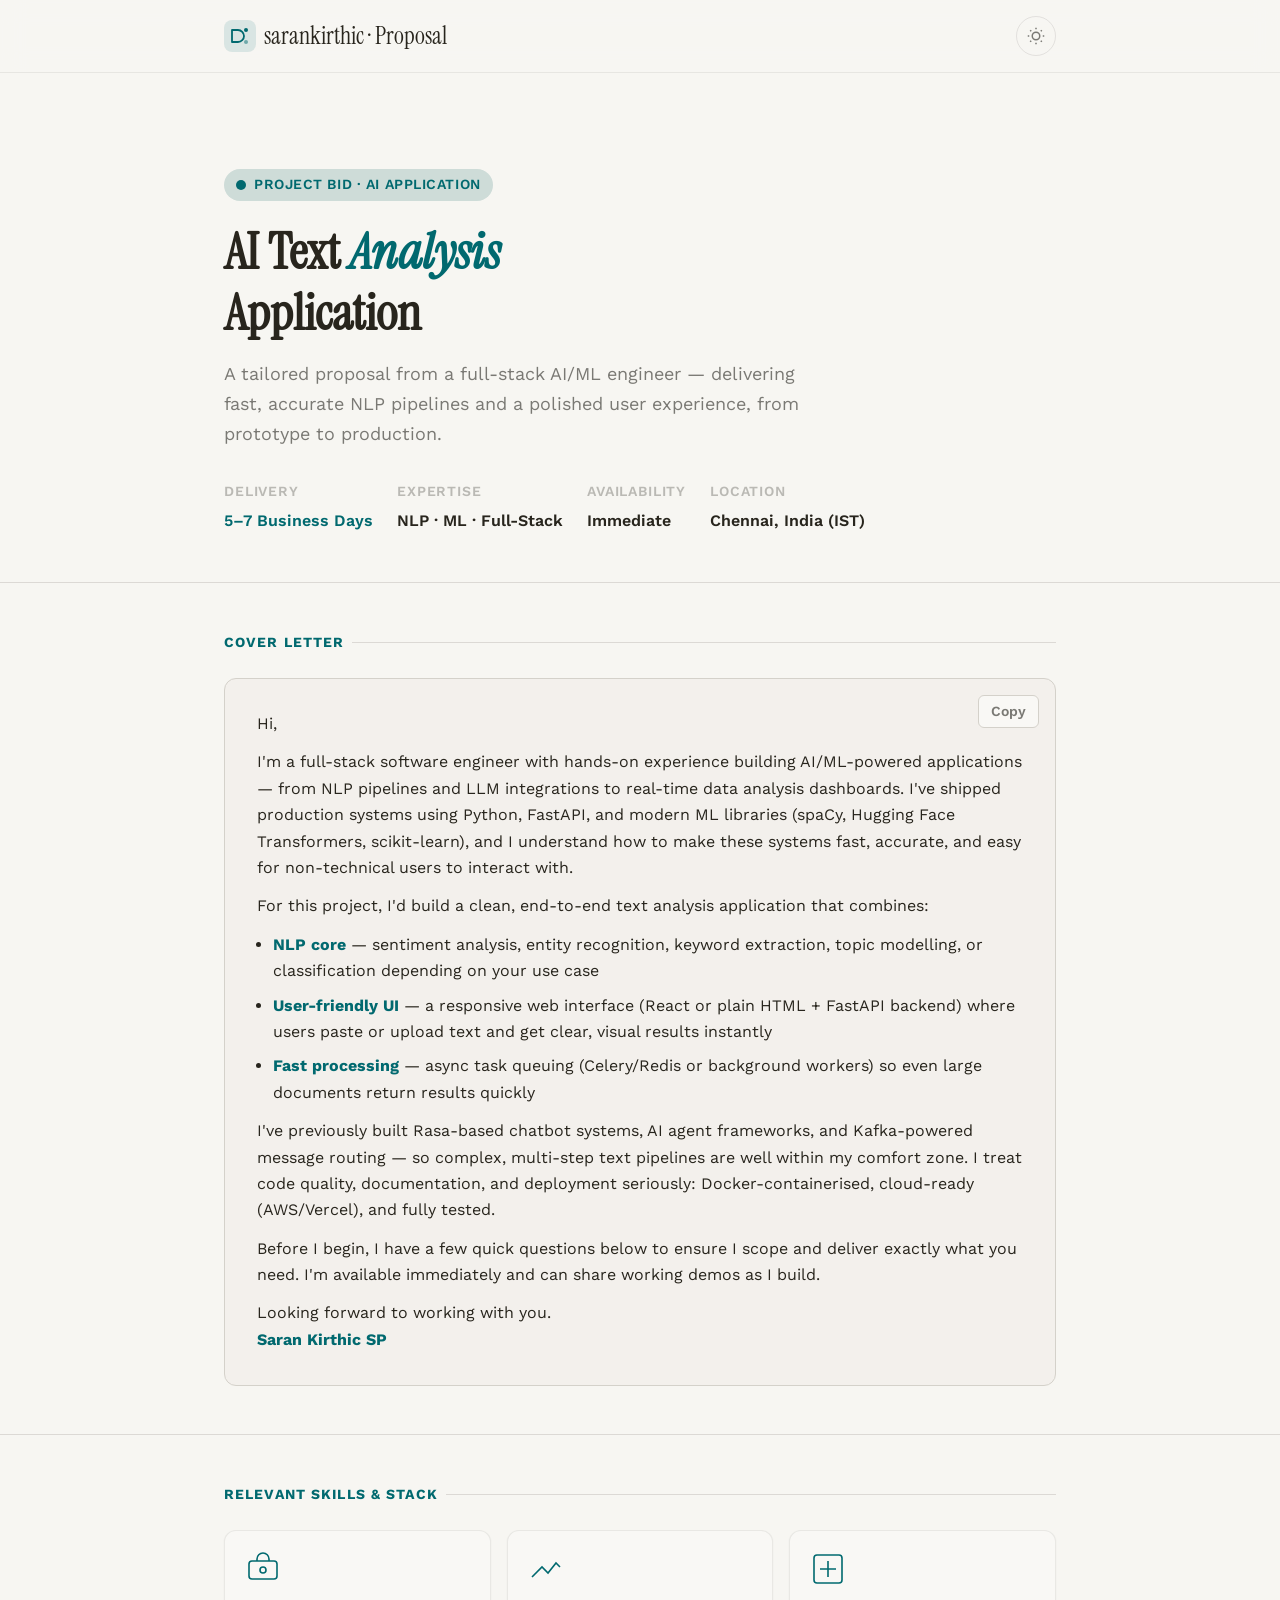
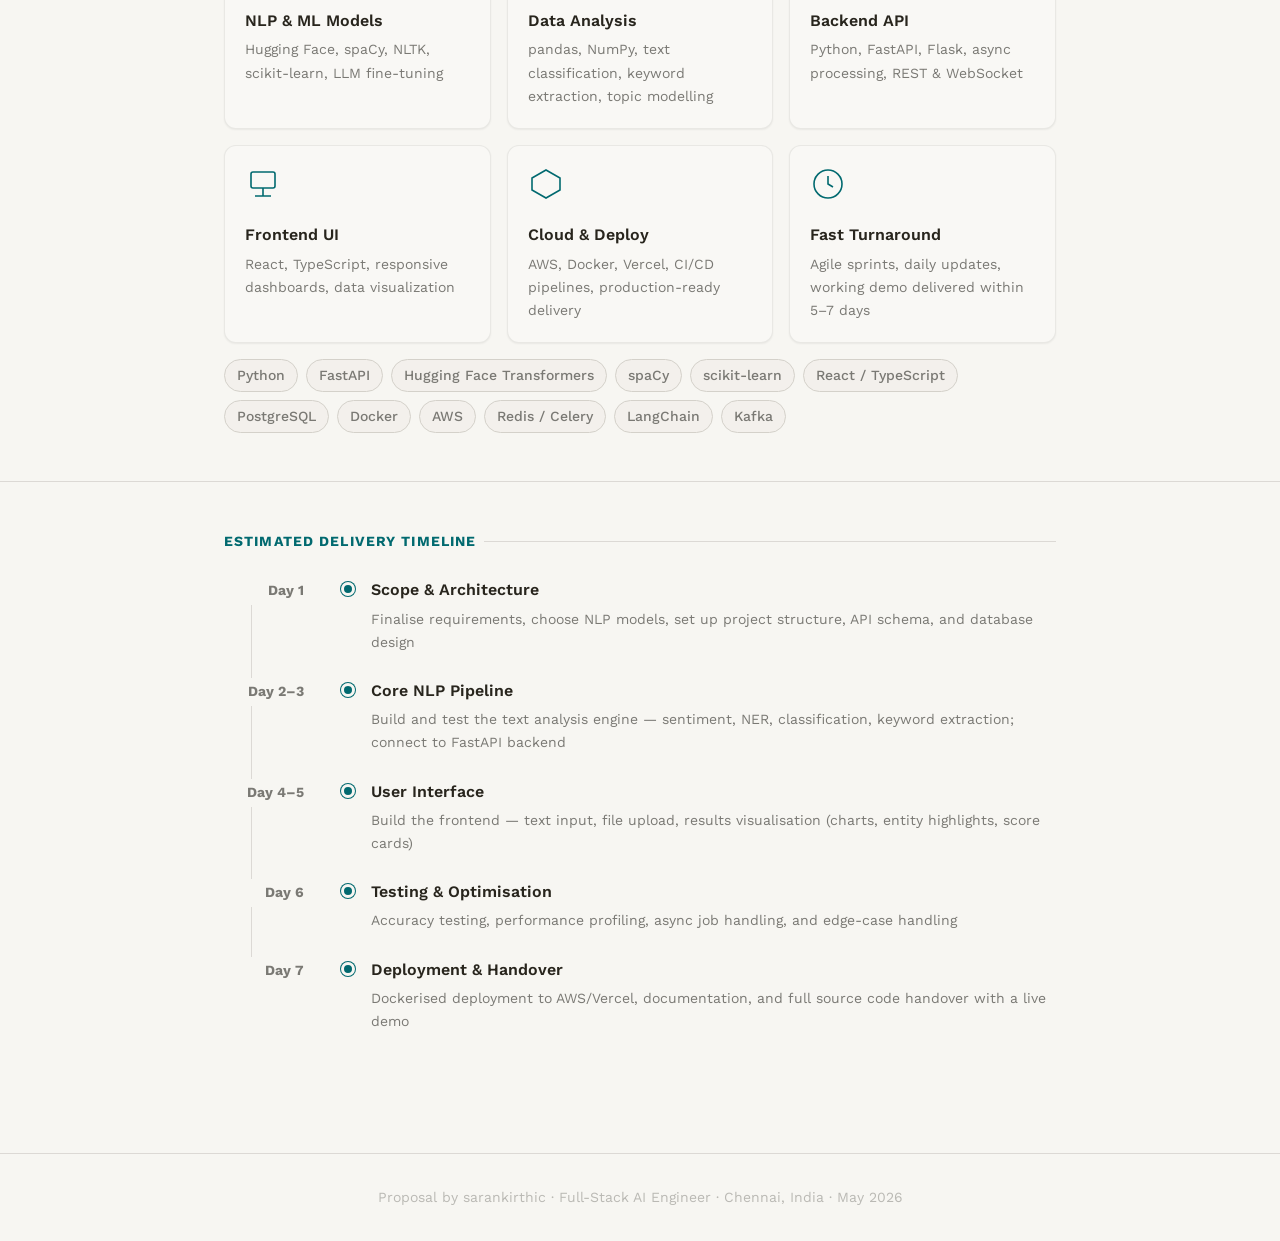
<file: index.html>
<!DOCTYPE html>
<html lang="en" data-theme="light">
<head>
<meta charset="UTF-8">
<meta name="viewport" content="width=device-width, initial-scale=1.0">
<title>AI Text Analysis App — Proposal</title>
<link rel="preconnect" href="https://fonts.googleapis.com">
<link rel="preconnect" href="https://fonts.gstatic.com" crossorigin>
<link href="https://fonts.googleapis.com/css2?family=Instrument+Serif:ital@0;1&family=Work+Sans:wght@300..700&display=swap" rel="stylesheet">
<style>
/* Design Tokens */
:root, [data-theme="light"] {
  --color-bg: #f7f6f2;
  --color-surface: #f9f8f5;
  --color-surface-2: #fbfbf9;
  --color-surface-offset: #f3f0ec;
  --color-surface-dynamic: #e6e4df;
  --color-divider: #dcd9d5;
  --color-border: #d4d1ca;
  --color-text: #28251d;
  --color-text-muted: #7a7974;
  --color-text-faint: #bab9b4;
  --color-primary: #01696f;
  --color-primary-hover: #0c4e54;
  --color-primary-highlight: #cedcd8;
  --color-success: #437a22;
  --color-success-highlight: #d4dfcc;
  --color-gold: #d19900;
  --color-gold-highlight: #e9e0c6;
  --radius-sm: 0.375rem;
  --radius-md: 0.5rem;
  --radius-lg: 0.75rem;
  --radius-xl: 1rem;
  --radius-full: 9999px;
  --shadow-sm: 0 1px 2px oklch(0.2 0.01 80 / 0.06);
  --shadow-md: 0 4px 12px oklch(0.2 0.01 80 / 0.08);
  --shadow-lg: 0 12px 32px oklch(0.2 0.01 80 / 0.12);
  --text-xs: clamp(0.75rem, 0.7rem + 0.25vw, 0.875rem);
  --text-sm: clamp(0.875rem, 0.8rem + 0.35vw, 1rem);
  --text-base: clamp(1rem, 0.95rem + 0.25vw, 1.125rem);
  --text-lg: clamp(1.125rem, 1rem + 0.75vw, 1.5rem);
  --text-xl: clamp(1.5rem, 1.2rem + 1.25vw, 2.25rem);
  --text-2xl: clamp(2rem, 1.2rem + 2.5vw, 3.5rem);
  --space-1: 0.25rem; --space-2: 0.5rem; --space-3: 0.75rem;
  --space-4: 1rem; --space-5: 1.25rem; --space-6: 1.5rem;
  --space-8: 2rem; --space-10: 2.5rem; --space-12: 3rem;
  --space-16: 4rem; --space-20: 5rem; --space-24: 6rem;
  --transition-interactive: 180ms cubic-bezier(0.16, 1, 0.3, 1);
  --font-display: 'Instrument Serif', Georgia, serif;
  --font-body: 'Work Sans', 'Helvetica Neue', sans-serif;
  --content-narrow: 640px;
  --content-default: 880px;
}
[data-theme="dark"] {
  --color-bg: #171614;
  --color-surface: #1c1b19;
  --color-surface-2: #201f1d;
  --color-surface-offset: #1d1c1a;
  --color-surface-dynamic: #2d2c2a;
  --color-divider: #262523;
  --color-border: #393836;
  --color-text: #cdccca;
  --color-text-muted: #797876;
  --color-text-faint: #5a5957;
  --color-primary: #4f98a3;
  --color-primary-hover: #227f8b;
  --color-primary-highlight: #313b3b;
  --color-success: #6daa45;
  --color-success-highlight: #3a4435;
  --color-gold: #e8af34;
  --color-gold-highlight: #4d4332;
  --shadow-sm: 0 1px 2px oklch(0 0 0 / 0.2);
  --shadow-md: 0 4px 12px oklch(0 0 0 / 0.3);
  --shadow-lg: 0 12px 32px oklch(0 0 0 / 0.4);
}
*, *::before, *::after { box-sizing: border-box; margin: 0; padding: 0; }
html { -webkit-font-smoothing: antialiased; scroll-behavior: smooth; }
body {
  min-height: 100dvh;
  font-family: var(--font-body);
  font-size: var(--text-base);
  color: var(--color-text);
  background: var(--color-bg);
  line-height: 1.65;
}
img { display: block; max-width: 100%; }
h1,h2,h3,h4 { font-family: var(--font-display); text-wrap: balance; line-height: 1.2; }
p,li { text-wrap: pretty; max-width: 68ch; }
a, button { transition: color var(--transition-interactive), background var(--transition-interactive), border-color var(--transition-interactive); }
button { cursor: pointer; background: none; border: none; font: inherit; color: inherit; }

/* Layout */
.container { max-width: var(--content-default); margin-inline: auto; padding-inline: var(--space-6); }

/* Header */
header {
  position: sticky; top: 0; z-index: 100;
  background: color-mix(in oklch, var(--color-bg) 85%, transparent);
  backdrop-filter: blur(12px);
  border-bottom: 1px solid oklch(from var(--color-text) l c h / 0.08);
  padding: var(--space-4) 0;
}
.header-inner {
  display: flex; align-items: center; justify-content: space-between;
  max-width: var(--content-default); margin-inline: auto; padding-inline: var(--space-6);
}
.logo {
  display: flex; align-items: center; gap: var(--space-2);
  font-family: var(--font-display); font-size: var(--text-lg); color: var(--color-text); text-decoration: none;
}
.logo-mark {
  width: 32px; height: 32px;
}
.theme-toggle {
  width: 40px; height: 40px; border-radius: var(--radius-full);
  display: flex; align-items: center; justify-content: center;
  color: var(--color-text-muted);
  border: 1px solid oklch(from var(--color-text) l c h / 0.1);
}
.theme-toggle:hover { background: var(--color-surface-offset); color: var(--color-text); }

/* Hero */
.hero {
  padding: clamp(var(--space-16), 8vw, var(--space-24)) 0 var(--space-12);
  border-bottom: 1px solid var(--color-divider);
}
.badge {
  display: inline-flex; align-items: center; gap: var(--space-2);
  padding: var(--space-1) var(--space-3);
  background: var(--color-primary-highlight);
  color: var(--color-primary);
  border-radius: var(--radius-full);
  font-size: var(--text-xs); font-weight: 600; letter-spacing: 0.04em;
  text-transform: uppercase; margin-bottom: var(--space-5);
}
.hero h1 {
  font-size: var(--text-2xl);
  color: var(--color-text);
  margin-bottom: var(--space-4);
  max-width: 18ch;
}
.hero h1 em { color: var(--color-primary); font-style: italic; }
.hero-sub {
  font-size: var(--text-base);
  color: var(--color-text-muted);
  max-width: 55ch;
  margin-bottom: var(--space-8);
}
.hero-meta {
  display: flex; flex-wrap: wrap; gap: var(--space-6);
}
.meta-item {
  display: flex; flex-direction: column; gap: var(--space-1);
}
.meta-label { font-size: var(--text-xs); color: var(--color-text-faint); text-transform: uppercase; letter-spacing: 0.06em; font-weight: 600; }
.meta-value { font-size: var(--text-sm); font-weight: 600; color: var(--color-text); }
.meta-value.highlight { color: var(--color-primary); }

/* Sections */
.section { padding: var(--space-12) 0; border-bottom: 1px solid var(--color-divider); }
.section:last-child { border-bottom: none; }
.section-label {
  font-size: var(--text-xs); font-weight: 700; text-transform: uppercase; letter-spacing: 0.08em;
  color: var(--color-primary); margin-bottom: var(--space-6);
  display: flex; align-items: center; gap: var(--space-2);
}
.section-label::after { content: ''; flex: 1; height: 1px; background: var(--color-divider); }

/* Proposal Body */
.proposal-body {
  font-size: var(--text-base);
  color: var(--color-text);
  line-height: 1.75;
}
.proposal-body p { margin-bottom: var(--space-4); max-width: 68ch; }
.proposal-body p:last-child { margin-bottom: 0; }

/* Skills Grid */
.skills-grid {
  display: grid;
  grid-template-columns: repeat(auto-fill, minmax(min(220px, 100%), 1fr));
  gap: var(--space-4);
  margin-top: var(--space-6);
}
.skill-card {
  background: var(--color-surface);
  border: 1px solid oklch(from var(--color-text) l c h / 0.08);
  border-radius: var(--radius-lg);
  padding: var(--space-5);
  box-shadow: var(--shadow-sm);
}
.skill-card:hover { box-shadow: var(--shadow-md); transform: translateY(-1px); transition: box-shadow var(--transition-interactive), transform var(--transition-interactive); }
.skill-icon {
  width: 36px; height: 36px; margin-bottom: var(--space-3);
  color: var(--color-primary);
}
.skill-title { font-weight: 600; font-size: var(--text-sm); margin-bottom: var(--space-1); }
.skill-desc { font-size: var(--text-xs); color: var(--color-text-muted); }

/* Stack List */
.stack-list {
  display: flex; flex-wrap: wrap; gap: var(--space-2); margin-top: var(--space-4);
}
.stack-tag {
  padding: var(--space-1) var(--space-3);
  background: var(--color-surface-offset);
  border: 1px solid var(--color-border);
  border-radius: var(--radius-full);
  font-size: var(--text-xs); font-weight: 500; color: var(--color-text-muted);
}

/* Timeline */
.timeline { margin-top: var(--space-6); display: flex; flex-direction: column; gap: 0; }
.timeline-item {
  display: grid; grid-template-columns: 80px 1fr;
  gap: var(--space-4);
  padding-bottom: var(--space-6);
  position: relative;
}
.timeline-item:not(:last-child)::before {
  content: ''; position: absolute;
  left: 27px; top: 28px; bottom: 0; width: 1px;
  background: var(--color-divider);
}
.timeline-marker {
  width: 14px; height: 14px;
  border-radius: var(--radius-full);
  background: var(--color-primary);
  border: 3px solid var(--color-bg);
  box-shadow: 0 0 0 1px var(--color-primary);
  margin-top: 5px; margin-left: 21px; flex-shrink: 0;
}
.timeline-day {
  font-size: var(--text-xs); font-weight: 700;
  color: var(--color-text-muted); text-align: right;
  padding-top: 2px;
}
.timeline-content { min-width: 0; }
.timeline-title { font-weight: 600; font-size: var(--text-sm); margin-bottom: var(--space-1); }
.timeline-desc { font-size: var(--text-xs); color: var(--color-text-muted); }

/* Questions */
.questions-list { margin-top: var(--space-6); display: flex; flex-direction: column; gap: var(--space-4); }
.question-item {
  display: flex; gap: var(--space-4); align-items: flex-start;
  background: var(--color-surface);
  border: 1px solid oklch(from var(--color-text) l c h / 0.08);
  border-radius: var(--radius-lg);
  padding: var(--space-5);
}
.q-number {
  width: 28px; height: 28px; flex-shrink: 0;
  background: var(--color-primary-highlight);
  color: var(--color-primary);
  border-radius: var(--radius-full);
  display: flex; align-items: center; justify-content: center;
  font-size: var(--text-xs); font-weight: 700;
}
.q-text { font-size: var(--text-sm); color: var(--color-text); line-height: 1.6; }
.q-reason { font-size: var(--text-xs); color: var(--color-text-muted); margin-top: var(--space-1); }

/* CTA */
.cta-block {
  background: var(--color-surface);
  border: 1px solid oklch(from var(--color-primary) l c h / 0.25);
  border-radius: var(--radius-xl);
  padding: var(--space-10);
  text-align: center;
  margin-top: var(--space-8);
}
.cta-block h3 {
  font-size: var(--text-xl);
  margin-bottom: var(--space-3);
}
.cta-block p { font-size: var(--text-sm); color: var(--color-text-muted); margin-inline: auto; margin-bottom: var(--space-6); }
.btn-primary {
  display: inline-flex; align-items: center; gap: var(--space-2);
  padding: var(--space-3) var(--space-8);
  background: var(--color-primary);
  color: #fff; border-radius: var(--radius-full);
  font-size: var(--text-sm); font-weight: 600;
  text-decoration: none; box-shadow: var(--shadow-md);
}
.btn-primary:hover { background: var(--color-primary-hover); }

/* Print / copy block */
.copy-block {
  background: var(--color-surface-offset);
  border: 1px solid var(--color-border);
  border-radius: var(--radius-lg);
  padding: var(--space-8);
  margin-top: var(--space-6);
  position: relative;
}
.copy-btn {
  position: absolute; top: var(--space-4); right: var(--space-4);
  padding: var(--space-1) var(--space-3);
  background: var(--color-surface);
  border: 1px solid var(--color-border);
  border-radius: var(--radius-sm);
  font-size: var(--text-xs); font-weight: 600; color: var(--color-text-muted);
}
.copy-btn:hover { color: var(--color-text); background: var(--color-surface-dynamic); }
.copy-block p, .copy-block li { font-size: var(--text-sm); color: var(--color-text); max-width: 100%; }
.copy-block p + p { margin-top: var(--space-3); }
.copy-block ul { margin: var(--space-3) 0 var(--space-3) var(--space-4); display: flex; flex-direction: column; gap: var(--space-2); }
.copy-block strong { color: var(--color-primary); }

/* Footer */
footer {
  padding: var(--space-8) 0;
  text-align: center;
  font-size: var(--text-xs);
  color: var(--color-text-faint);
  border-top: 1px solid var(--color-divider);
  margin-top: var(--space-12);
}

/* Responsive */
@media (max-width: 640px) {
  .skills-grid { grid-template-columns: 1fr 1fr; }
  .hero-meta { gap: var(--space-4); }
  .timeline-item { grid-template-columns: 50px 1fr; }
}
@media (max-width: 400px) {
  .skills-grid { grid-template-columns: 1fr; }
}
</style>
</head>
<body>

<header>
  <div class="header-inner">
    <a href="#" class="logo">
      <svg class="logo-mark" viewBox="0 0 32 32" fill="none" xmlns="http://www.w3.org/2000/svg" aria-label="sarankirthic Logo">
        <rect width="32" height="32" rx="8" fill="var(--color-primary)" opacity="0.12"/>
        <path d="M8 10h6c3.3 0 6 2.7 6 6s-2.7 6-6 6H8V10z" stroke="var(--color-primary)" stroke-width="1.8" fill="none" stroke-linejoin="round"/>
        <circle cx="22" cy="10" r="2" fill="var(--color-primary)"/>
        <circle cx="22" cy="22" r="2" fill="var(--color-primary)" opacity="0.5"/>
      </svg>
      sarankirthic · Proposal
    </a>
    <button class="theme-toggle" data-theme-toggle aria-label="Switch to dark mode">
      <svg width="18" height="18" viewBox="0 0 24 24" fill="none" stroke="currentColor" stroke-width="2"><circle cx="12" cy="12" r="5"/><path d="M12 1v2M12 21v2M4.22 4.22l1.42 1.42M18.36 18.36l1.42 1.42M1 12h2M21 12h2M4.22 19.78l1.42-1.42M18.36 5.64l1.42-1.42"/></svg>
    </button>
  </div>
</header>

<main>
  <!-- Hero -->
  <section class="hero">
    <div class="container">
      <div class="badge">
        <svg width="10" height="10" viewBox="0 0 10 10"><circle cx="5" cy="5" r="5" fill="var(--color-primary)"/></svg>
        Project Bid · AI Application
      </div>
      <h1>AI Text <em>Analysis</em> Application</h1>
      <p class="hero-sub">A tailored proposal from a full-stack AI/ML engineer — delivering fast, accurate NLP pipelines and a polished user experience, from prototype to production.</p>
      <div class="hero-meta">
        <div class="meta-item">
          <span class="meta-label">Delivery</span>
          <span class="meta-value highlight">5–7 Business Days</span>
        </div>
        <div class="meta-item">
          <span class="meta-label">Expertise</span>
          <span class="meta-value">NLP · ML · Full-Stack</span>
        </div>
        <div class="meta-item">
          <span class="meta-label">Availability</span>
          <span class="meta-value">Immediate</span>
        </div>
        <div class="meta-item">
          <span class="meta-label">Location</span>
          <span class="meta-value">Chennai, India (IST)</span>
        </div>
      </div>
    </div>
  </section>

  <!-- Proposal Letter -->
  <section class="section">
    <div class="container">
      <div class="section-label">Cover Letter</div>
      <div class="copy-block">
        <button class="copy-btn" onclick="copyProposal(this)">Copy</button>
        <p>Hi,</p>
        <p>I'm a full-stack software engineer with hands-on experience building AI/ML-powered applications — from NLP pipelines and LLM integrations to real-time data analysis dashboards. I've shipped production systems using Python, FastAPI, and modern ML libraries (spaCy, Hugging Face Transformers, scikit-learn), and I understand how to make these systems fast, accurate, and easy for non-technical users to interact with.</p>
        <p>For this project, I'd build a clean, end-to-end text analysis application that combines:</p>
        <ul>
          <li><strong>NLP core</strong> — sentiment analysis, entity recognition, keyword extraction, topic modelling, or classification depending on your use case</li>
          <li><strong>User-friendly UI</strong> — a responsive web interface (React or plain HTML + FastAPI backend) where users paste or upload text and get clear, visual results instantly</li>
          <li><strong>Fast processing</strong> — async task queuing (Celery/Redis or background workers) so even large documents return results quickly</li>
        </ul>
        <p>I've previously built Rasa-based chatbot systems, AI agent frameworks, and Kafka-powered message routing — so complex, multi-step text pipelines are well within my comfort zone. I treat code quality, documentation, and deployment seriously: Docker-containerised, cloud-ready (AWS/Vercel), and fully tested.</p>
        <p>Before I begin, I have a few quick questions below to ensure I scope and deliver exactly what you need. I'm available immediately and can share working demos as I build.</p>
        <p>Looking forward to working with you.<br><strong>Saran Kirthic SP</strong></p>
      </div>
    </div>
  </section>

  <!-- Skills -->
  <section class="section">
    <div class="container">
      <div class="section-label">Relevant Skills & Stack</div>
      <div class="skills-grid">
        <div class="skill-card">
          <svg class="skill-icon" viewBox="0 0 36 36" fill="none" stroke="currentColor" stroke-width="1.6"><rect x="4" y="10" width="28" height="18" rx="3"/><path d="M12 10V8a6 6 0 0 1 12 0v2"/><circle cx="18" cy="19" r="3"/></svg>
          <div class="skill-title">NLP & ML Models</div>
          <div class="skill-desc">Hugging Face, spaCy, NLTK, scikit-learn, LLM fine-tuning</div>
        </div>
        <div class="skill-card">
          <svg class="skill-icon" viewBox="0 0 36 36" fill="none" stroke="currentColor" stroke-width="1.6"><polyline points="4 26 14 16 20 22 28 12 32 16"/></svg>
          <div class="skill-title">Data Analysis</div>
          <div class="skill-desc">pandas, NumPy, text classification, keyword extraction, topic modelling</div>
        </div>
        <div class="skill-card">
          <svg class="skill-icon" viewBox="0 0 36 36" fill="none" stroke="currentColor" stroke-width="1.6"><rect x="4" y="4" width="28" height="28" rx="3"/><path d="M10 18h16M18 10v16"/></svg>
          <div class="skill-title">Backend API</div>
          <div class="skill-desc">Python, FastAPI, Flask, async processing, REST & WebSocket</div>
        </div>
        <div class="skill-card">
          <svg class="skill-icon" viewBox="0 0 36 36" fill="none" stroke="currentColor" stroke-width="1.6"><rect x="6" y="6" width="24" height="16" rx="2"/><path d="M10 30h16M18 22v8"/></svg>
          <div class="skill-title">Frontend UI</div>
          <div class="skill-desc">React, TypeScript, responsive dashboards, data visualization</div>
        </div>
        <div class="skill-card">
          <svg class="skill-icon" viewBox="0 0 36 36" fill="none" stroke="currentColor" stroke-width="1.6"><path d="M18 4l14 8v12L18 32 4 24V12L18 4z"/></svg>
          <div class="skill-title">Cloud & Deploy</div>
          <div class="skill-desc">AWS, Docker, Vercel, CI/CD pipelines, production-ready delivery</div>
        </div>
        <div class="skill-card">
          <svg class="skill-icon" viewBox="0 0 36 36" fill="none" stroke="currentColor" stroke-width="1.6"><circle cx="18" cy="18" r="14"/><path d="M18 10v8l5 3"/></svg>
          <div class="skill-title">Fast Turnaround</div>
          <div class="skill-desc">Agile sprints, daily updates, working demo delivered within 5–7 days</div>
        </div>
      </div>
      <div class="stack-list">
        <span class="stack-tag">Python</span>
        <span class="stack-tag">FastAPI</span>
        <span class="stack-tag">Hugging Face Transformers</span>
        <span class="stack-tag">spaCy</span>
        <span class="stack-tag">scikit-learn</span>
        <span class="stack-tag">React / TypeScript</span>
        <span class="stack-tag">PostgreSQL</span>
        <span class="stack-tag">Docker</span>
        <span class="stack-tag">AWS</span>
        <span class="stack-tag">Redis / Celery</span>
        <span class="stack-tag">LangChain</span>
        <span class="stack-tag">Kafka</span>
      </div>
    </div>
  </section>

  <!-- Delivery Timeline -->
  <section class="section">
    <div class="container">
      <div class="section-label">Estimated Delivery Timeline</div>
      <div class="timeline">
        <div class="timeline-item">
          <div class="timeline-day">Day 1</div>
          <div style="display:flex; gap: var(--space-4);">
            <div class="timeline-marker"></div>
            <div class="timeline-content">
              <div class="timeline-title">Scope & Architecture</div>
              <div class="timeline-desc">Finalise requirements, choose NLP models, set up project structure, API schema, and database design</div>
            </div>
          </div>
        </div>
        <div class="timeline-item">
          <div class="timeline-day">Day 2–3</div>
          <div style="display:flex; gap: var(--space-4);">
            <div class="timeline-marker"></div>
            <div class="timeline-content">
              <div class="timeline-title">Core NLP Pipeline</div>
              <div class="timeline-desc">Build and test the text analysis engine — sentiment, NER, classification, keyword extraction; connect to FastAPI backend</div>
            </div>
          </div>
        </div>
        <div class="timeline-item">
          <div class="timeline-day">Day 4–5</div>
          <div style="display:flex; gap: var(--space-4);">
            <div class="timeline-marker"></div>
            <div class="timeline-content">
              <div class="timeline-title">User Interface</div>
              <div class="timeline-desc">Build the frontend — text input, file upload, results visualisation (charts, entity highlights, score cards)</div>
            </div>
          </div>
        </div>
        <div class="timeline-item">
          <div class="timeline-day">Day 6</div>
          <div style="display:flex; gap: var(--space-4);">
            <div class="timeline-marker"></div>
            <div class="timeline-content">
              <div class="timeline-title">Testing & Optimisation</div>
              <div class="timeline-desc">Accuracy testing, performance profiling, async job handling, and edge-case handling</div>
            </div>
          </div>
        </div>
        <div class="timeline-item">
          <div class="timeline-day">Day 7</div>
          <div style="display:flex; gap: var(--space-4);">
            <div class="timeline-marker"></div>
            <div class="timeline-content">
              <div class="timeline-title">Deployment & Handover</div>
              <div class="timeline-desc">Dockerised deployment to AWS/Vercel, documentation, and full source code handover with a live demo</div>
            </div>
          </div>
        </div>
      </div>
    </div>
  </section>

  <!-- Clarifying Questions
  <section class="section">
    <div class="container">
      <div class="section-label">Clarifying Questions</div>
      <p style="color: var(--color-text-muted); font-size: var(--text-sm); margin-bottom: var(--space-2);">These will directly shape the architecture, model choice, and delivery scope:</p>
      <div class="questions-list">
        <div class="question-item">
          <div class="q-number">1</div>
          <div>
            <div class="q-text">What specific text analysis tasks do you need — sentiment analysis, named entity recognition, document classification, summarisation, keyword extraction, or a combination?</div>
            <div class="q-reason">This determines whether I use a lightweight library (spaCy) or a heavier transformer model (BERT/GPT), and directly affects speed vs. accuracy trade-offs.</div>
          </div>
        </div>
        <div class="question-item">
          <div class="q-number">2</div>
          <div>
            <div class="q-text">What is the typical volume and size of text being processed — single paragraphs, full documents, or bulk batch uploads (e.g., thousands of records)?</div>
            <div class="q-reason">This decides whether I need async queuing (Celery/Redis), streaming results, or a simple synchronous API — a key architectural choice.</div>
          </div>
        </div>
        <div class="question-item">
          <div class="q-number">3</div>
          <div>
            <div class="q-text">Do you have a preferred tech stack or platform for the UI — a standalone web app, integration into an existing system, or an API-only backend?</div>
            <div class="q-reason">Determines frontend framework, deployment target, and whether I need authentication, multi-user support, or just a single-user interface.</div>
          </div>
        </div>
        <div class="question-item">
          <div class="q-number">4</div>
          <div>
            <div class="q-text">Is the text domain general (news, social media, emails) or specialised (medical, legal, financial)? Do you have labelled training data if a custom model is needed?</div>
            <div class="q-reason">Specialised domains often require fine-tuned models. Existing labelled data can dramatically improve accuracy and reduce development time.</div>
          </div>
        </div>
        <div class="question-item">
          <div class="q-number">5</div>
          <div>
            <div class="q-text">What are your data privacy requirements — can text be sent to external APIs (like OpenAI), or must everything run locally / on your own servers?</div>
            <div class="q-reason">This is a binary architectural split: cloud API (fast, low cost) vs. self-hosted open-source models (full privacy, higher compute). The answer changes the entire model selection strategy.</div>
          </div>
        </div>
      </div>
    </div>
  </section>
  -->

  <!-- CTA
  <section class="section" style="border: none;">
    <div class="container">
      <div class="cta-block">
        <h3>Ready to Build Together</h3>
        <p>Share your answers to the five questions and I'll send a detailed scope, fixed quote, and start immediately. Daily progress updates guaranteed.</p>
        <a href="mailto:sarankirthic@example.com" class="btn-primary">
          <svg width="16" height="16" viewBox="0 0 24 24" fill="none" stroke="currentColor" stroke-width="2"><path d="M4 4h16c1.1 0 2 .9 2 2v12c0 1.1-.9 2-2 2H4c-1.1 0-2-.9-2-2V6c0-1.1.9-2 2-2z"/><polyline points="22,6 12,13 2,6"/></svg>
          Send a Message
        </a>
      </div>
    </div>
  </section>
  -->
</main>

<footer>
  <div class="container">
    Proposal by sarankirthic · Full-Stack AI Engineer · Chennai, India · May 2026
  </div>
</footer>

<script>
(function(){
  const t = document.querySelector('[data-theme-toggle]');
  const r = document.documentElement;
  let d = matchMedia('(prefers-color-scheme:dark)').matches ? 'dark' : 'light';
  r.setAttribute('data-theme', d);
  if (t) {
    t.addEventListener('click', () => {
      d = d === 'dark' ? 'light' : 'dark';
      r.setAttribute('data-theme', d);
      t.setAttribute('aria-label', 'Switch to ' + (d === 'dark' ? 'light' : 'dark') + ' mode');
      t.innerHTML = d === 'dark'
        ? '<svg width="18" height="18" viewBox="0 0 24 24" fill="none" stroke="currentColor" stroke-width="2"><circle cx="12" cy="12" r="5"/><path d="M12 1v2M12 21v2M4.22 4.22l1.42 1.42M18.36 18.36l1.42 1.42M1 12h2M21 12h2M4.22 19.78l1.42-1.42M18.36 5.64l1.42-1.42"/></svg>'
        : '<svg width="18" height="18" viewBox="0 0 24 24" fill="none" stroke="currentColor" stroke-width="2"><path d="M21 12.79A9 9 0 1 1 11.21 3 7 7 0 0 0 21 12.79z"/></svg>';
    });
  }
})();

function copyProposal(btn) {
  const block = btn.closest('.copy-block');
  const text = block.innerText.replace('Copy\n', '').replace('Copy', '').trim();
  navigator.clipboard.writeText(text).then(() => {
    btn.textContent = 'Copied!';
    setTimeout(() => { btn.textContent = 'Copy'; }, 2000);
  });
}
</script>
</body>
</html>
</file>
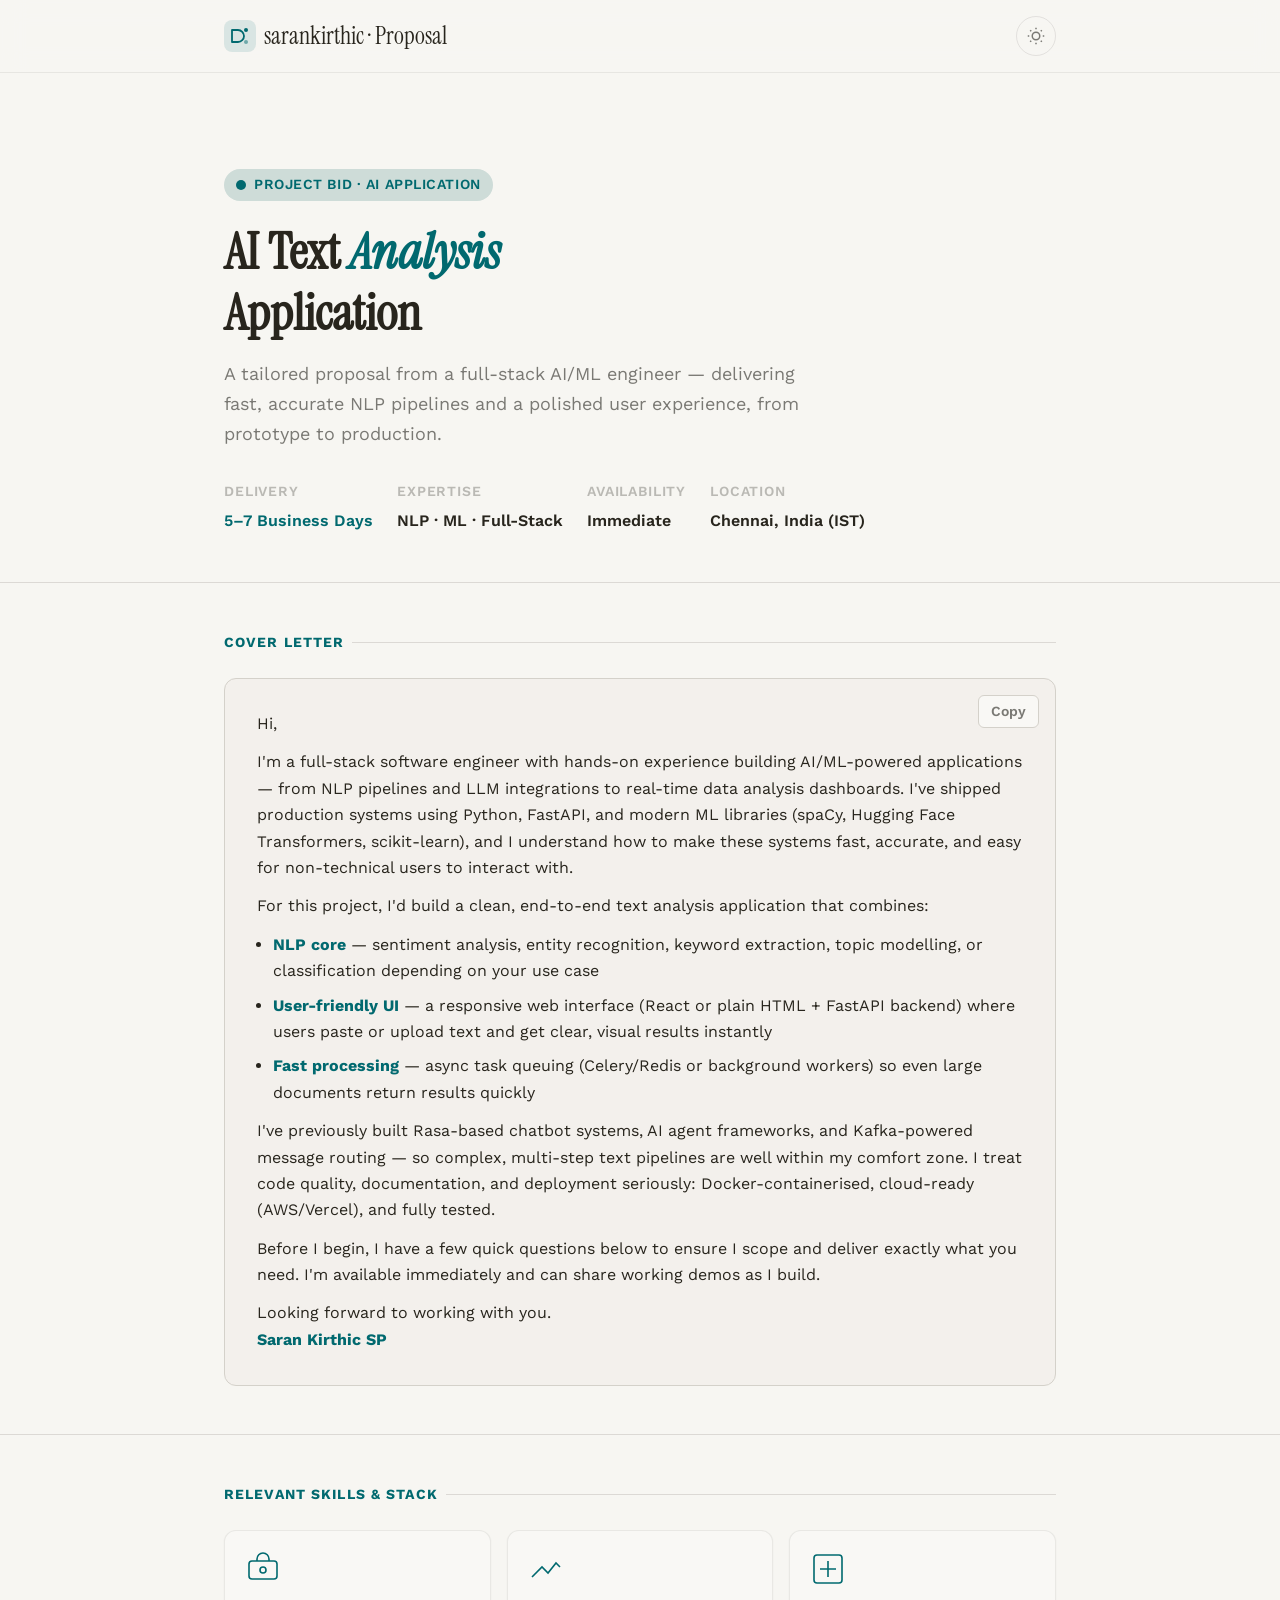
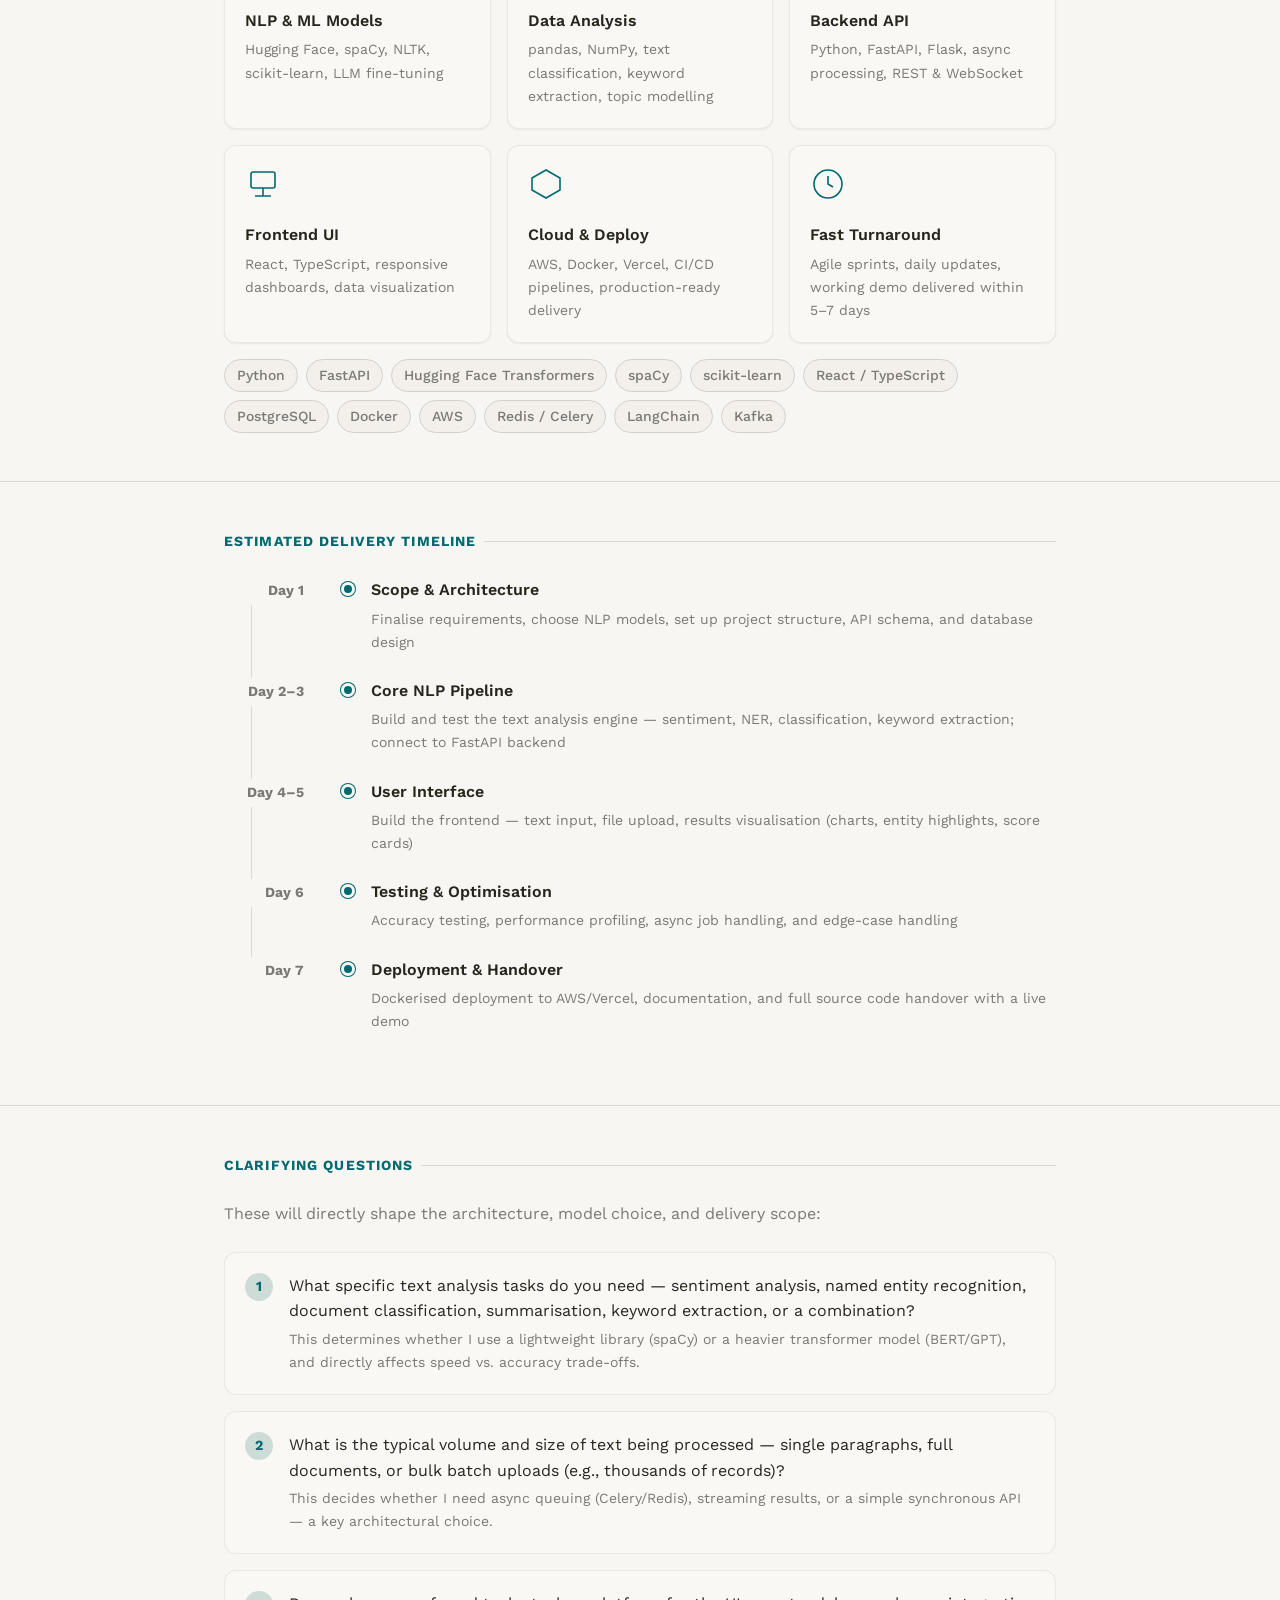
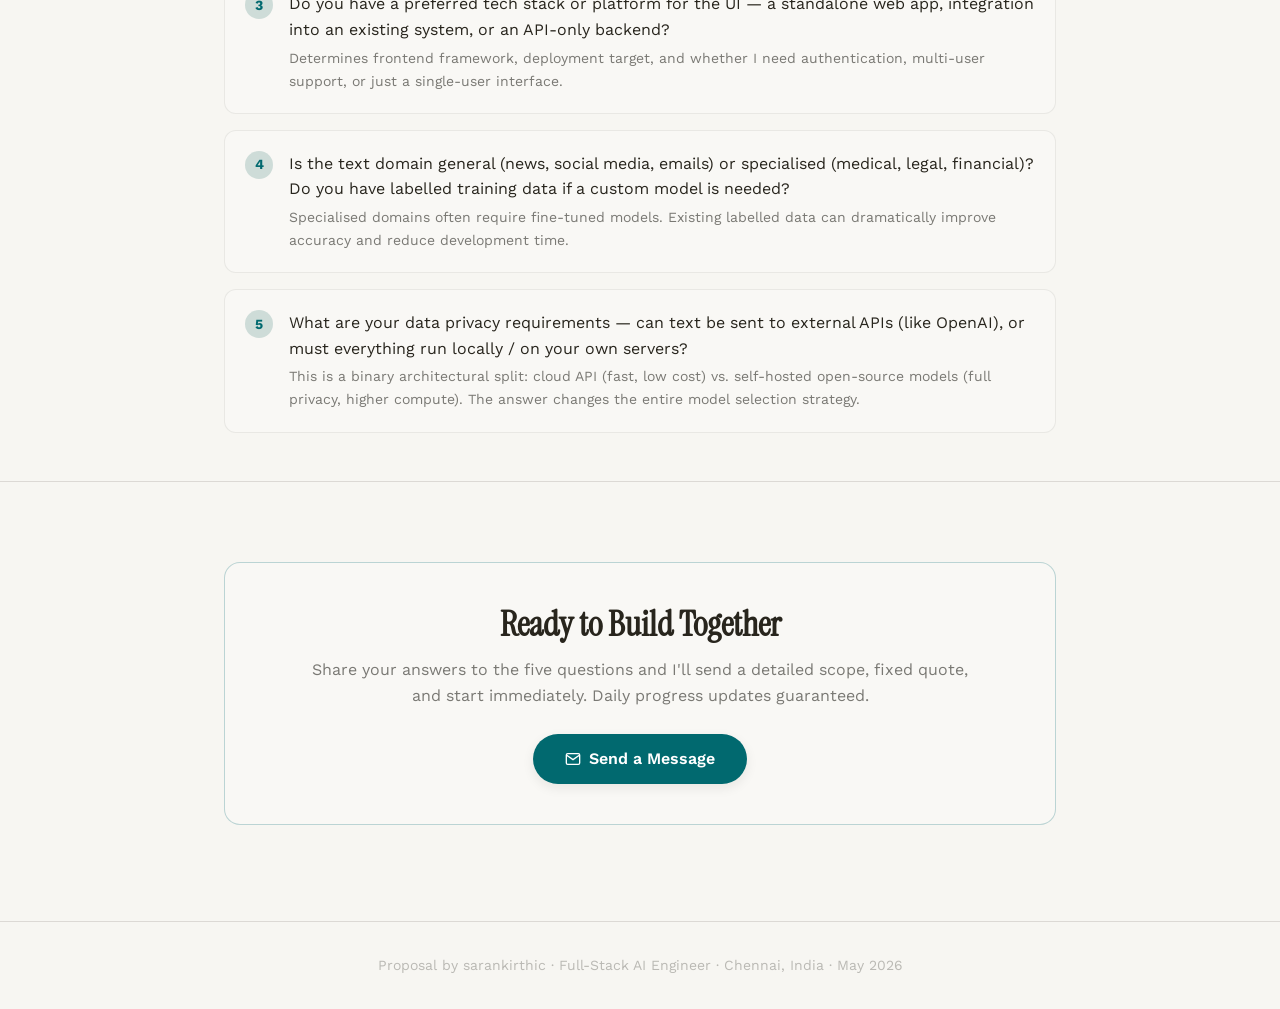
<file: proposal.html>
<!DOCTYPE html>
<html lang="en" data-theme="light">
<head>
<meta charset="UTF-8">
<meta name="viewport" content="width=device-width, initial-scale=1.0">
<title>AI Text Analysis App — Proposal</title>
<link rel="preconnect" href="https://fonts.googleapis.com">
<link rel="preconnect" href="https://fonts.gstatic.com" crossorigin>
<link href="https://fonts.googleapis.com/css2?family=Instrument+Serif:ital@0;1&family=Work+Sans:wght@300..700&display=swap" rel="stylesheet">
<style>
/* Design Tokens */
:root, [data-theme="light"] {
  --color-bg: #f7f6f2;
  --color-surface: #f9f8f5;
  --color-surface-2: #fbfbf9;
  --color-surface-offset: #f3f0ec;
  --color-surface-dynamic: #e6e4df;
  --color-divider: #dcd9d5;
  --color-border: #d4d1ca;
  --color-text: #28251d;
  --color-text-muted: #7a7974;
  --color-text-faint: #bab9b4;
  --color-primary: #01696f;
  --color-primary-hover: #0c4e54;
  --color-primary-highlight: #cedcd8;
  --color-success: #437a22;
  --color-success-highlight: #d4dfcc;
  --color-gold: #d19900;
  --color-gold-highlight: #e9e0c6;
  --radius-sm: 0.375rem;
  --radius-md: 0.5rem;
  --radius-lg: 0.75rem;
  --radius-xl: 1rem;
  --radius-full: 9999px;
  --shadow-sm: 0 1px 2px oklch(0.2 0.01 80 / 0.06);
  --shadow-md: 0 4px 12px oklch(0.2 0.01 80 / 0.08);
  --shadow-lg: 0 12px 32px oklch(0.2 0.01 80 / 0.12);
  --text-xs: clamp(0.75rem, 0.7rem + 0.25vw, 0.875rem);
  --text-sm: clamp(0.875rem, 0.8rem + 0.35vw, 1rem);
  --text-base: clamp(1rem, 0.95rem + 0.25vw, 1.125rem);
  --text-lg: clamp(1.125rem, 1rem + 0.75vw, 1.5rem);
  --text-xl: clamp(1.5rem, 1.2rem + 1.25vw, 2.25rem);
  --text-2xl: clamp(2rem, 1.2rem + 2.5vw, 3.5rem);
  --space-1: 0.25rem; --space-2: 0.5rem; --space-3: 0.75rem;
  --space-4: 1rem; --space-5: 1.25rem; --space-6: 1.5rem;
  --space-8: 2rem; --space-10: 2.5rem; --space-12: 3rem;
  --space-16: 4rem; --space-20: 5rem; --space-24: 6rem;
  --transition-interactive: 180ms cubic-bezier(0.16, 1, 0.3, 1);
  --font-display: 'Instrument Serif', Georgia, serif;
  --font-body: 'Work Sans', 'Helvetica Neue', sans-serif;
  --content-narrow: 640px;
  --content-default: 880px;
}
[data-theme="dark"] {
  --color-bg: #171614;
  --color-surface: #1c1b19;
  --color-surface-2: #201f1d;
  --color-surface-offset: #1d1c1a;
  --color-surface-dynamic: #2d2c2a;
  --color-divider: #262523;
  --color-border: #393836;
  --color-text: #cdccca;
  --color-text-muted: #797876;
  --color-text-faint: #5a5957;
  --color-primary: #4f98a3;
  --color-primary-hover: #227f8b;
  --color-primary-highlight: #313b3b;
  --color-success: #6daa45;
  --color-success-highlight: #3a4435;
  --color-gold: #e8af34;
  --color-gold-highlight: #4d4332;
  --shadow-sm: 0 1px 2px oklch(0 0 0 / 0.2);
  --shadow-md: 0 4px 12px oklch(0 0 0 / 0.3);
  --shadow-lg: 0 12px 32px oklch(0 0 0 / 0.4);
}
*, *::before, *::after { box-sizing: border-box; margin: 0; padding: 0; }
html { -webkit-font-smoothing: antialiased; scroll-behavior: smooth; }
body {
  min-height: 100dvh;
  font-family: var(--font-body);
  font-size: var(--text-base);
  color: var(--color-text);
  background: var(--color-bg);
  line-height: 1.65;
}
img { display: block; max-width: 100%; }
h1,h2,h3,h4 { font-family: var(--font-display); text-wrap: balance; line-height: 1.2; }
p,li { text-wrap: pretty; max-width: 68ch; }
a, button { transition: color var(--transition-interactive), background var(--transition-interactive), border-color var(--transition-interactive); }
button { cursor: pointer; background: none; border: none; font: inherit; color: inherit; }

/* Layout */
.container { max-width: var(--content-default); margin-inline: auto; padding-inline: var(--space-6); }

/* Header */
header {
  position: sticky; top: 0; z-index: 100;
  background: color-mix(in oklch, var(--color-bg) 85%, transparent);
  backdrop-filter: blur(12px);
  border-bottom: 1px solid oklch(from var(--color-text) l c h / 0.08);
  padding: var(--space-4) 0;
}
.header-inner {
  display: flex; align-items: center; justify-content: space-between;
  max-width: var(--content-default); margin-inline: auto; padding-inline: var(--space-6);
}
.logo {
  display: flex; align-items: center; gap: var(--space-2);
  font-family: var(--font-display); font-size: var(--text-lg); color: var(--color-text); text-decoration: none;
}
.logo-mark {
  width: 32px; height: 32px;
}
.theme-toggle {
  width: 40px; height: 40px; border-radius: var(--radius-full);
  display: flex; align-items: center; justify-content: center;
  color: var(--color-text-muted);
  border: 1px solid oklch(from var(--color-text) l c h / 0.1);
}
.theme-toggle:hover { background: var(--color-surface-offset); color: var(--color-text); }

/* Hero */
.hero {
  padding: clamp(var(--space-16), 8vw, var(--space-24)) 0 var(--space-12);
  border-bottom: 1px solid var(--color-divider);
}
.badge {
  display: inline-flex; align-items: center; gap: var(--space-2);
  padding: var(--space-1) var(--space-3);
  background: var(--color-primary-highlight);
  color: var(--color-primary);
  border-radius: var(--radius-full);
  font-size: var(--text-xs); font-weight: 600; letter-spacing: 0.04em;
  text-transform: uppercase; margin-bottom: var(--space-5);
}
.hero h1 {
  font-size: var(--text-2xl);
  color: var(--color-text);
  margin-bottom: var(--space-4);
  max-width: 18ch;
}
.hero h1 em { color: var(--color-primary); font-style: italic; }
.hero-sub {
  font-size: var(--text-base);
  color: var(--color-text-muted);
  max-width: 55ch;
  margin-bottom: var(--space-8);
}
.hero-meta {
  display: flex; flex-wrap: wrap; gap: var(--space-6);
}
.meta-item {
  display: flex; flex-direction: column; gap: var(--space-1);
}
.meta-label { font-size: var(--text-xs); color: var(--color-text-faint); text-transform: uppercase; letter-spacing: 0.06em; font-weight: 600; }
.meta-value { font-size: var(--text-sm); font-weight: 600; color: var(--color-text); }
.meta-value.highlight { color: var(--color-primary); }

/* Sections */
.section { padding: var(--space-12) 0; border-bottom: 1px solid var(--color-divider); }
.section:last-child { border-bottom: none; }
.section-label {
  font-size: var(--text-xs); font-weight: 700; text-transform: uppercase; letter-spacing: 0.08em;
  color: var(--color-primary); margin-bottom: var(--space-6);
  display: flex; align-items: center; gap: var(--space-2);
}
.section-label::after { content: ''; flex: 1; height: 1px; background: var(--color-divider); }

/* Proposal Body */
.proposal-body {
  font-size: var(--text-base);
  color: var(--color-text);
  line-height: 1.75;
}
.proposal-body p { margin-bottom: var(--space-4); max-width: 68ch; }
.proposal-body p:last-child { margin-bottom: 0; }

/* Skills Grid */
.skills-grid {
  display: grid;
  grid-template-columns: repeat(auto-fill, minmax(min(220px, 100%), 1fr));
  gap: var(--space-4);
  margin-top: var(--space-6);
}
.skill-card {
  background: var(--color-surface);
  border: 1px solid oklch(from var(--color-text) l c h / 0.08);
  border-radius: var(--radius-lg);
  padding: var(--space-5);
  box-shadow: var(--shadow-sm);
}
.skill-card:hover { box-shadow: var(--shadow-md); transform: translateY(-1px); transition: box-shadow var(--transition-interactive), transform var(--transition-interactive); }
.skill-icon {
  width: 36px; height: 36px; margin-bottom: var(--space-3);
  color: var(--color-primary);
}
.skill-title { font-weight: 600; font-size: var(--text-sm); margin-bottom: var(--space-1); }
.skill-desc { font-size: var(--text-xs); color: var(--color-text-muted); }

/* Stack List */
.stack-list {
  display: flex; flex-wrap: wrap; gap: var(--space-2); margin-top: var(--space-4);
}
.stack-tag {
  padding: var(--space-1) var(--space-3);
  background: var(--color-surface-offset);
  border: 1px solid var(--color-border);
  border-radius: var(--radius-full);
  font-size: var(--text-xs); font-weight: 500; color: var(--color-text-muted);
}

/* Timeline */
.timeline { margin-top: var(--space-6); display: flex; flex-direction: column; gap: 0; }
.timeline-item {
  display: grid; grid-template-columns: 80px 1fr;
  gap: var(--space-4);
  padding-bottom: var(--space-6);
  position: relative;
}
.timeline-item:not(:last-child)::before {
  content: ''; position: absolute;
  left: 27px; top: 28px; bottom: 0; width: 1px;
  background: var(--color-divider);
}
.timeline-marker {
  width: 14px; height: 14px;
  border-radius: var(--radius-full);
  background: var(--color-primary);
  border: 3px solid var(--color-bg);
  box-shadow: 0 0 0 1px var(--color-primary);
  margin-top: 5px; margin-left: 21px; flex-shrink: 0;
}
.timeline-day {
  font-size: var(--text-xs); font-weight: 700;
  color: var(--color-text-muted); text-align: right;
  padding-top: 2px;
}
.timeline-content { min-width: 0; }
.timeline-title { font-weight: 600; font-size: var(--text-sm); margin-bottom: var(--space-1); }
.timeline-desc { font-size: var(--text-xs); color: var(--color-text-muted); }

/* Questions */
.questions-list { margin-top: var(--space-6); display: flex; flex-direction: column; gap: var(--space-4); }
.question-item {
  display: flex; gap: var(--space-4); align-items: flex-start;
  background: var(--color-surface);
  border: 1px solid oklch(from var(--color-text) l c h / 0.08);
  border-radius: var(--radius-lg);
  padding: var(--space-5);
}
.q-number {
  width: 28px; height: 28px; flex-shrink: 0;
  background: var(--color-primary-highlight);
  color: var(--color-primary);
  border-radius: var(--radius-full);
  display: flex; align-items: center; justify-content: center;
  font-size: var(--text-xs); font-weight: 700;
}
.q-text { font-size: var(--text-sm); color: var(--color-text); line-height: 1.6; }
.q-reason { font-size: var(--text-xs); color: var(--color-text-muted); margin-top: var(--space-1); }

/* CTA */
.cta-block {
  background: var(--color-surface);
  border: 1px solid oklch(from var(--color-primary) l c h / 0.25);
  border-radius: var(--radius-xl);
  padding: var(--space-10);
  text-align: center;
  margin-top: var(--space-8);
}
.cta-block h3 {
  font-size: var(--text-xl);
  margin-bottom: var(--space-3);
}
.cta-block p { font-size: var(--text-sm); color: var(--color-text-muted); margin-inline: auto; margin-bottom: var(--space-6); }
.btn-primary {
  display: inline-flex; align-items: center; gap: var(--space-2);
  padding: var(--space-3) var(--space-8);
  background: var(--color-primary);
  color: #fff; border-radius: var(--radius-full);
  font-size: var(--text-sm); font-weight: 600;
  text-decoration: none; box-shadow: var(--shadow-md);
}
.btn-primary:hover { background: var(--color-primary-hover); }

/* Print / copy block */
.copy-block {
  background: var(--color-surface-offset);
  border: 1px solid var(--color-border);
  border-radius: var(--radius-lg);
  padding: var(--space-8);
  margin-top: var(--space-6);
  position: relative;
}
.copy-btn {
  position: absolute; top: var(--space-4); right: var(--space-4);
  padding: var(--space-1) var(--space-3);
  background: var(--color-surface);
  border: 1px solid var(--color-border);
  border-radius: var(--radius-sm);
  font-size: var(--text-xs); font-weight: 600; color: var(--color-text-muted);
}
.copy-btn:hover { color: var(--color-text); background: var(--color-surface-dynamic); }
.copy-block p, .copy-block li { font-size: var(--text-sm); color: var(--color-text); max-width: 100%; }
.copy-block p + p { margin-top: var(--space-3); }
.copy-block ul { margin: var(--space-3) 0 var(--space-3) var(--space-4); display: flex; flex-direction: column; gap: var(--space-2); }
.copy-block strong { color: var(--color-primary); }

/* Footer */
footer {
  padding: var(--space-8) 0;
  text-align: center;
  font-size: var(--text-xs);
  color: var(--color-text-faint);
  border-top: 1px solid var(--color-divider);
  margin-top: var(--space-12);
}

/* Responsive */
@media (max-width: 640px) {
  .skills-grid { grid-template-columns: 1fr 1fr; }
  .hero-meta { gap: var(--space-4); }
  .timeline-item { grid-template-columns: 50px 1fr; }
}
@media (max-width: 400px) {
  .skills-grid { grid-template-columns: 1fr; }
}
</style>
</head>
<body>

<header>
  <div class="header-inner">
    <a href="#" class="logo">
      <svg class="logo-mark" viewBox="0 0 32 32" fill="none" xmlns="http://www.w3.org/2000/svg" aria-label="sarankirthic Logo">
        <rect width="32" height="32" rx="8" fill="var(--color-primary)" opacity="0.12"/>
        <path d="M8 10h6c3.3 0 6 2.7 6 6s-2.7 6-6 6H8V10z" stroke="var(--color-primary)" stroke-width="1.8" fill="none" stroke-linejoin="round"/>
        <circle cx="22" cy="10" r="2" fill="var(--color-primary)"/>
        <circle cx="22" cy="22" r="2" fill="var(--color-primary)" opacity="0.5"/>
      </svg>
      sarankirthic · Proposal
    </a>
    <button class="theme-toggle" data-theme-toggle aria-label="Switch to dark mode">
      <svg width="18" height="18" viewBox="0 0 24 24" fill="none" stroke="currentColor" stroke-width="2"><circle cx="12" cy="12" r="5"/><path d="M12 1v2M12 21v2M4.22 4.22l1.42 1.42M18.36 18.36l1.42 1.42M1 12h2M21 12h2M4.22 19.78l1.42-1.42M18.36 5.64l1.42-1.42"/></svg>
    </button>
  </div>
</header>

<main>
  <!-- Hero -->
  <section class="hero">
    <div class="container">
      <div class="badge">
        <svg width="10" height="10" viewBox="0 0 10 10"><circle cx="5" cy="5" r="5" fill="var(--color-primary)"/></svg>
        Project Bid · AI Application
      </div>
      <h1>AI Text <em>Analysis</em> Application</h1>
      <p class="hero-sub">A tailored proposal from a full-stack AI/ML engineer — delivering fast, accurate NLP pipelines and a polished user experience, from prototype to production.</p>
      <div class="hero-meta">
        <div class="meta-item">
          <span class="meta-label">Delivery</span>
          <span class="meta-value highlight">5–7 Business Days</span>
        </div>
        <div class="meta-item">
          <span class="meta-label">Expertise</span>
          <span class="meta-value">NLP · ML · Full-Stack</span>
        </div>
        <div class="meta-item">
          <span class="meta-label">Availability</span>
          <span class="meta-value">Immediate</span>
        </div>
        <div class="meta-item">
          <span class="meta-label">Location</span>
          <span class="meta-value">Chennai, India (IST)</span>
        </div>
      </div>
    </div>
  </section>

  <!-- Proposal Letter -->
  <section class="section">
    <div class="container">
      <div class="section-label">Cover Letter</div>
      <div class="copy-block">
        <button class="copy-btn" onclick="copyProposal(this)">Copy</button>
        <p>Hi,</p>
        <p>I'm a full-stack software engineer with hands-on experience building AI/ML-powered applications — from NLP pipelines and LLM integrations to real-time data analysis dashboards. I've shipped production systems using Python, FastAPI, and modern ML libraries (spaCy, Hugging Face Transformers, scikit-learn), and I understand how to make these systems fast, accurate, and easy for non-technical users to interact with.</p>
        <p>For this project, I'd build a clean, end-to-end text analysis application that combines:</p>
        <ul>
          <li><strong>NLP core</strong> — sentiment analysis, entity recognition, keyword extraction, topic modelling, or classification depending on your use case</li>
          <li><strong>User-friendly UI</strong> — a responsive web interface (React or plain HTML + FastAPI backend) where users paste or upload text and get clear, visual results instantly</li>
          <li><strong>Fast processing</strong> — async task queuing (Celery/Redis or background workers) so even large documents return results quickly</li>
        </ul>
        <p>I've previously built Rasa-based chatbot systems, AI agent frameworks, and Kafka-powered message routing — so complex, multi-step text pipelines are well within my comfort zone. I treat code quality, documentation, and deployment seriously: Docker-containerised, cloud-ready (AWS/Vercel), and fully tested.</p>
        <p>Before I begin, I have a few quick questions below to ensure I scope and deliver exactly what you need. I'm available immediately and can share working demos as I build.</p>
        <p>Looking forward to working with you.<br><strong>Saran Kirthic SP</strong></p>
      </div>
    </div>
  </section>

  <!-- Skills -->
  <section class="section">
    <div class="container">
      <div class="section-label">Relevant Skills & Stack</div>
      <div class="skills-grid">
        <div class="skill-card">
          <svg class="skill-icon" viewBox="0 0 36 36" fill="none" stroke="currentColor" stroke-width="1.6"><rect x="4" y="10" width="28" height="18" rx="3"/><path d="M12 10V8a6 6 0 0 1 12 0v2"/><circle cx="18" cy="19" r="3"/></svg>
          <div class="skill-title">NLP & ML Models</div>
          <div class="skill-desc">Hugging Face, spaCy, NLTK, scikit-learn, LLM fine-tuning</div>
        </div>
        <div class="skill-card">
          <svg class="skill-icon" viewBox="0 0 36 36" fill="none" stroke="currentColor" stroke-width="1.6"><polyline points="4 26 14 16 20 22 28 12 32 16"/></svg>
          <div class="skill-title">Data Analysis</div>
          <div class="skill-desc">pandas, NumPy, text classification, keyword extraction, topic modelling</div>
        </div>
        <div class="skill-card">
          <svg class="skill-icon" viewBox="0 0 36 36" fill="none" stroke="currentColor" stroke-width="1.6"><rect x="4" y="4" width="28" height="28" rx="3"/><path d="M10 18h16M18 10v16"/></svg>
          <div class="skill-title">Backend API</div>
          <div class="skill-desc">Python, FastAPI, Flask, async processing, REST & WebSocket</div>
        </div>
        <div class="skill-card">
          <svg class="skill-icon" viewBox="0 0 36 36" fill="none" stroke="currentColor" stroke-width="1.6"><rect x="6" y="6" width="24" height="16" rx="2"/><path d="M10 30h16M18 22v8"/></svg>
          <div class="skill-title">Frontend UI</div>
          <div class="skill-desc">React, TypeScript, responsive dashboards, data visualization</div>
        </div>
        <div class="skill-card">
          <svg class="skill-icon" viewBox="0 0 36 36" fill="none" stroke="currentColor" stroke-width="1.6"><path d="M18 4l14 8v12L18 32 4 24V12L18 4z"/></svg>
          <div class="skill-title">Cloud & Deploy</div>
          <div class="skill-desc">AWS, Docker, Vercel, CI/CD pipelines, production-ready delivery</div>
        </div>
        <div class="skill-card">
          <svg class="skill-icon" viewBox="0 0 36 36" fill="none" stroke="currentColor" stroke-width="1.6"><circle cx="18" cy="18" r="14"/><path d="M18 10v8l5 3"/></svg>
          <div class="skill-title">Fast Turnaround</div>
          <div class="skill-desc">Agile sprints, daily updates, working demo delivered within 5–7 days</div>
        </div>
      </div>
      <div class="stack-list">
        <span class="stack-tag">Python</span>
        <span class="stack-tag">FastAPI</span>
        <span class="stack-tag">Hugging Face Transformers</span>
        <span class="stack-tag">spaCy</span>
        <span class="stack-tag">scikit-learn</span>
        <span class="stack-tag">React / TypeScript</span>
        <span class="stack-tag">PostgreSQL</span>
        <span class="stack-tag">Docker</span>
        <span class="stack-tag">AWS</span>
        <span class="stack-tag">Redis / Celery</span>
        <span class="stack-tag">LangChain</span>
        <span class="stack-tag">Kafka</span>
      </div>
    </div>
  </section>

  <!-- Delivery Timeline -->
  <section class="section">
    <div class="container">
      <div class="section-label">Estimated Delivery Timeline</div>
      <div class="timeline">
        <div class="timeline-item">
          <div class="timeline-day">Day 1</div>
          <div style="display:flex; gap: var(--space-4);">
            <div class="timeline-marker"></div>
            <div class="timeline-content">
              <div class="timeline-title">Scope & Architecture</div>
              <div class="timeline-desc">Finalise requirements, choose NLP models, set up project structure, API schema, and database design</div>
            </div>
          </div>
        </div>
        <div class="timeline-item">
          <div class="timeline-day">Day 2–3</div>
          <div style="display:flex; gap: var(--space-4);">
            <div class="timeline-marker"></div>
            <div class="timeline-content">
              <div class="timeline-title">Core NLP Pipeline</div>
              <div class="timeline-desc">Build and test the text analysis engine — sentiment, NER, classification, keyword extraction; connect to FastAPI backend</div>
            </div>
          </div>
        </div>
        <div class="timeline-item">
          <div class="timeline-day">Day 4–5</div>
          <div style="display:flex; gap: var(--space-4);">
            <div class="timeline-marker"></div>
            <div class="timeline-content">
              <div class="timeline-title">User Interface</div>
              <div class="timeline-desc">Build the frontend — text input, file upload, results visualisation (charts, entity highlights, score cards)</div>
            </div>
          </div>
        </div>
        <div class="timeline-item">
          <div class="timeline-day">Day 6</div>
          <div style="display:flex; gap: var(--space-4);">
            <div class="timeline-marker"></div>
            <div class="timeline-content">
              <div class="timeline-title">Testing & Optimisation</div>
              <div class="timeline-desc">Accuracy testing, performance profiling, async job handling, and edge-case handling</div>
            </div>
          </div>
        </div>
        <div class="timeline-item">
          <div class="timeline-day">Day 7</div>
          <div style="display:flex; gap: var(--space-4);">
            <div class="timeline-marker"></div>
            <div class="timeline-content">
              <div class="timeline-title">Deployment & Handover</div>
              <div class="timeline-desc">Dockerised deployment to AWS/Vercel, documentation, and full source code handover with a live demo</div>
            </div>
          </div>
        </div>
      </div>
    </div>
  </section>

  <!-- Clarifying Questions -->
  <section class="section">
    <div class="container">
      <div class="section-label">Clarifying Questions</div>
      <p style="color: var(--color-text-muted); font-size: var(--text-sm); margin-bottom: var(--space-2);">These will directly shape the architecture, model choice, and delivery scope:</p>
      <div class="questions-list">
        <div class="question-item">
          <div class="q-number">1</div>
          <div>
            <div class="q-text">What specific text analysis tasks do you need — sentiment analysis, named entity recognition, document classification, summarisation, keyword extraction, or a combination?</div>
            <div class="q-reason">This determines whether I use a lightweight library (spaCy) or a heavier transformer model (BERT/GPT), and directly affects speed vs. accuracy trade-offs.</div>
          </div>
        </div>
        <div class="question-item">
          <div class="q-number">2</div>
          <div>
            <div class="q-text">What is the typical volume and size of text being processed — single paragraphs, full documents, or bulk batch uploads (e.g., thousands of records)?</div>
            <div class="q-reason">This decides whether I need async queuing (Celery/Redis), streaming results, or a simple synchronous API — a key architectural choice.</div>
          </div>
        </div>
        <div class="question-item">
          <div class="q-number">3</div>
          <div>
            <div class="q-text">Do you have a preferred tech stack or platform for the UI — a standalone web app, integration into an existing system, or an API-only backend?</div>
            <div class="q-reason">Determines frontend framework, deployment target, and whether I need authentication, multi-user support, or just a single-user interface.</div>
          </div>
        </div>
        <div class="question-item">
          <div class="q-number">4</div>
          <div>
            <div class="q-text">Is the text domain general (news, social media, emails) or specialised (medical, legal, financial)? Do you have labelled training data if a custom model is needed?</div>
            <div class="q-reason">Specialised domains often require fine-tuned models. Existing labelled data can dramatically improve accuracy and reduce development time.</div>
          </div>
        </div>
        <div class="question-item">
          <div class="q-number">5</div>
          <div>
            <div class="q-text">What are your data privacy requirements — can text be sent to external APIs (like OpenAI), or must everything run locally / on your own servers?</div>
            <div class="q-reason">This is a binary architectural split: cloud API (fast, low cost) vs. self-hosted open-source models (full privacy, higher compute). The answer changes the entire model selection strategy.</div>
          </div>
        </div>
      </div>
    </div>
  </section>

  <!-- CTA -->
  <section class="section" style="border: none;">
    <div class="container">
      <div class="cta-block">
        <h3>Ready to Build Together</h3>
        <p>Share your answers to the five questions and I'll send a detailed scope, fixed quote, and start immediately. Daily progress updates guaranteed.</p>
        <a href="mailto:sarankirthic@example.com" class="btn-primary">
          <svg width="16" height="16" viewBox="0 0 24 24" fill="none" stroke="currentColor" stroke-width="2"><path d="M4 4h16c1.1 0 2 .9 2 2v12c0 1.1-.9 2-2 2H4c-1.1 0-2-.9-2-2V6c0-1.1.9-2 2-2z"/><polyline points="22,6 12,13 2,6"/></svg>
          Send a Message
        </a>
      </div>
    </div>
  </section>
</main>

<footer>
  <div class="container">
    Proposal by sarankirthic · Full-Stack AI Engineer · Chennai, India · May 2026
  </div>
</footer>

<script>
(function(){
  const t = document.querySelector('[data-theme-toggle]');
  const r = document.documentElement;
  let d = matchMedia('(prefers-color-scheme:dark)').matches ? 'dark' : 'light';
  r.setAttribute('data-theme', d);
  if (t) {
    t.addEventListener('click', () => {
      d = d === 'dark' ? 'light' : 'dark';
      r.setAttribute('data-theme', d);
      t.setAttribute('aria-label', 'Switch to ' + (d === 'dark' ? 'light' : 'dark') + ' mode');
      t.innerHTML = d === 'dark'
        ? '<svg width="18" height="18" viewBox="0 0 24 24" fill="none" stroke="currentColor" stroke-width="2"><circle cx="12" cy="12" r="5"/><path d="M12 1v2M12 21v2M4.22 4.22l1.42 1.42M18.36 18.36l1.42 1.42M1 12h2M21 12h2M4.22 19.78l1.42-1.42M18.36 5.64l1.42-1.42"/></svg>'
        : '<svg width="18" height="18" viewBox="0 0 24 24" fill="none" stroke="currentColor" stroke-width="2"><path d="M21 12.79A9 9 0 1 1 11.21 3 7 7 0 0 0 21 12.79z"/></svg>';
    });
  }
})();

function copyProposal(btn) {
  const block = btn.closest('.copy-block');
  const text = block.innerText.replace('Copy\n', '').replace('Copy', '').trim();
  navigator.clipboard.writeText(text).then(() => {
    btn.textContent = 'Copied!';
    setTimeout(() => { btn.textContent = 'Copy'; }, 2000);
  });
}
</script>
</body>
</html>
</file>
